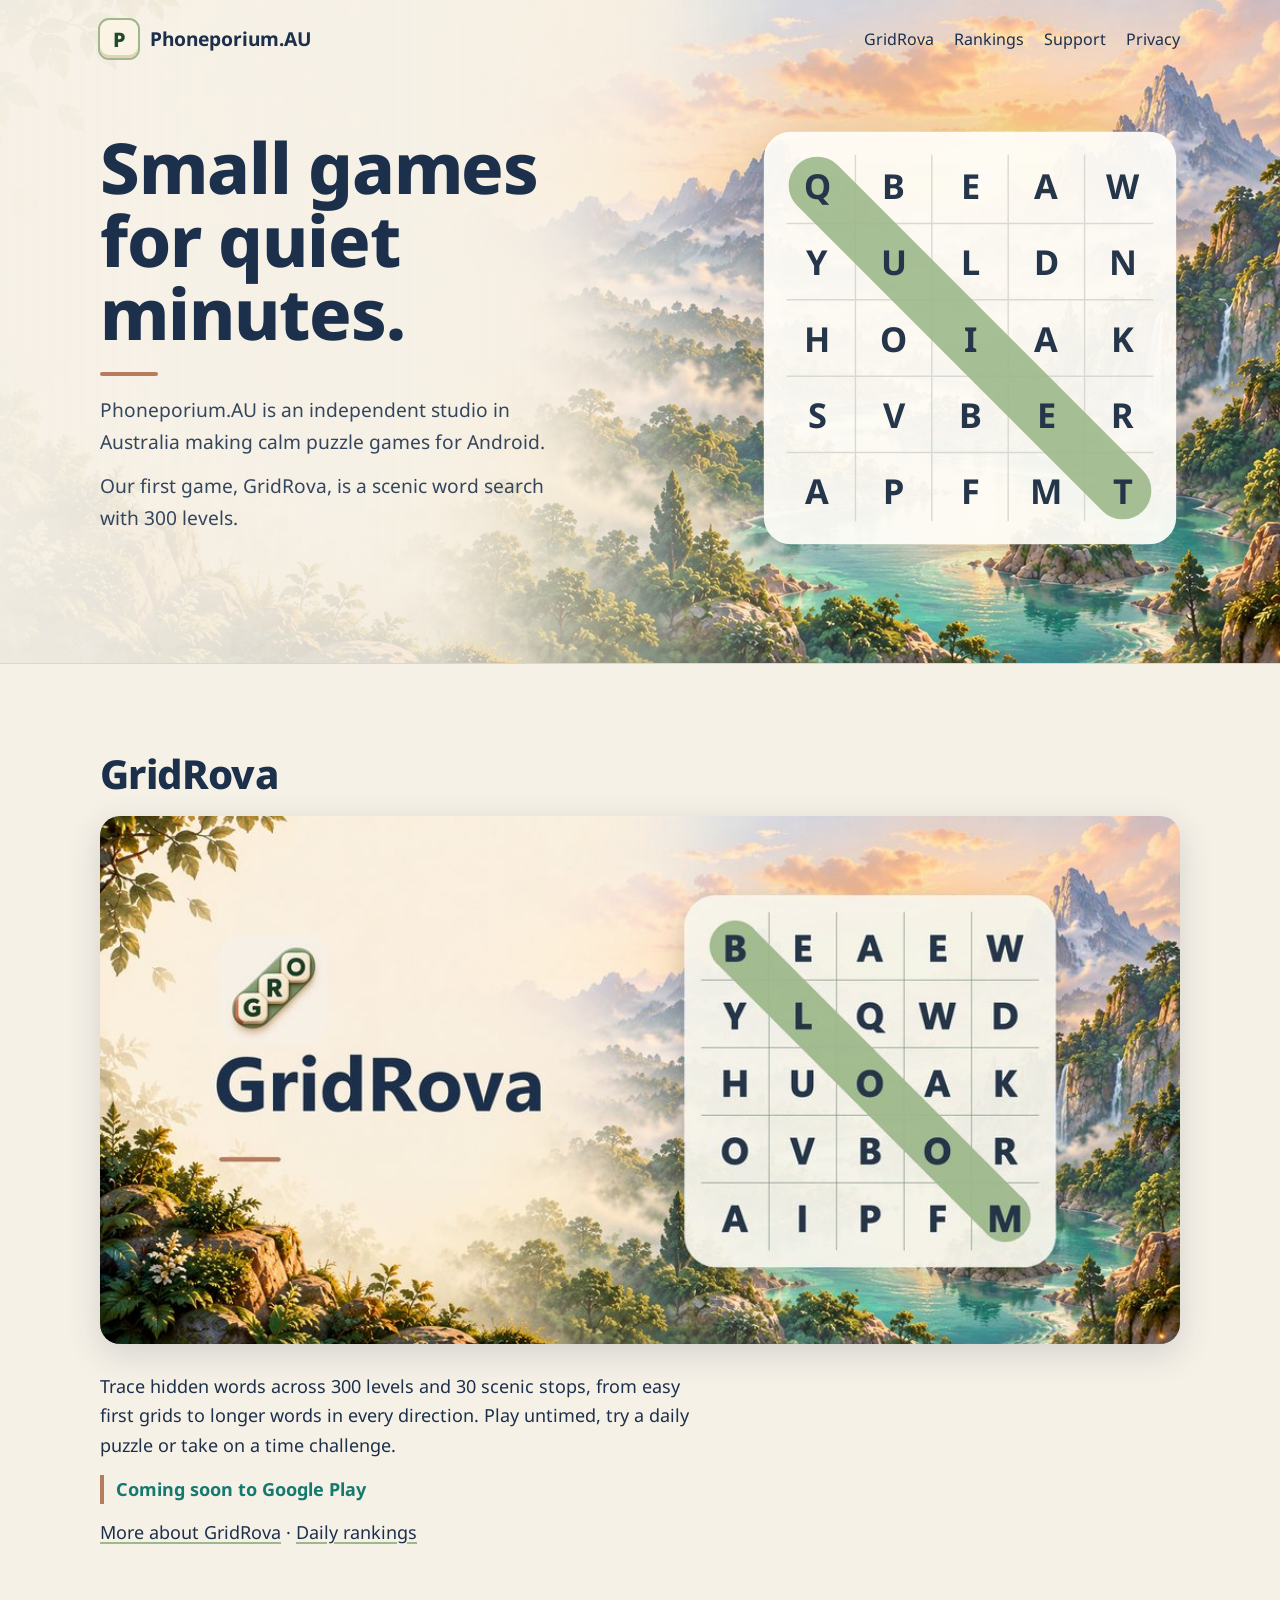
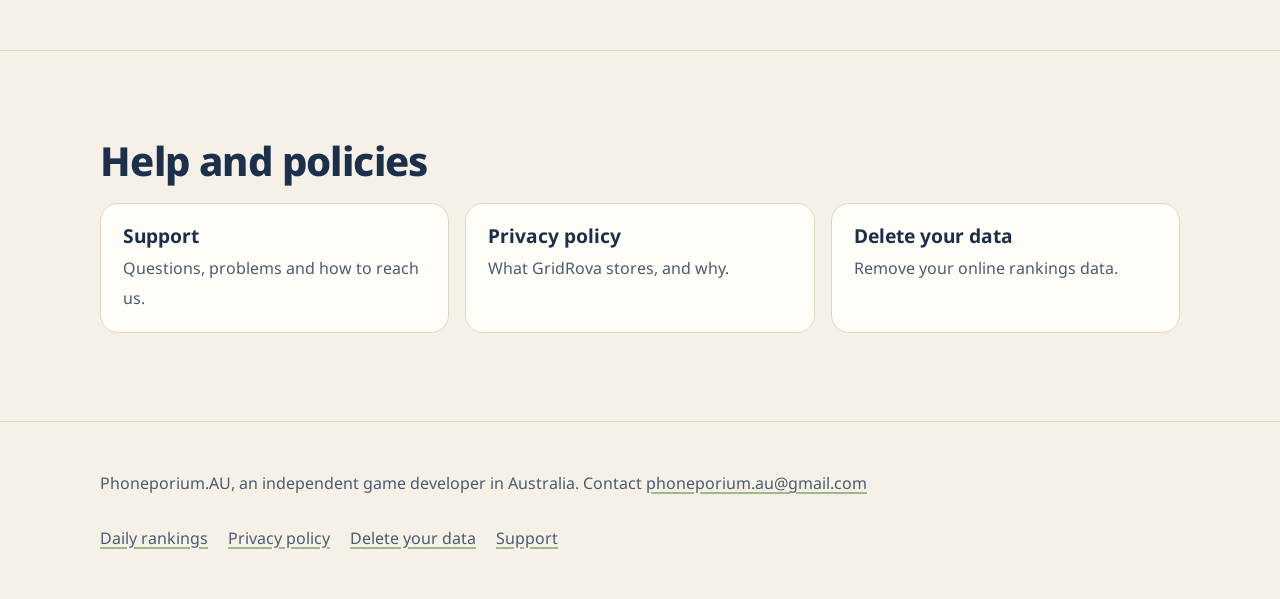
<file: index.html>
<!doctype html>
<html lang="en-AU">
<head>
<meta name="google-adsense-account" content="ca-pub-7885178985513319">
<meta charset="utf-8">
<meta name="viewport" content="width=device-width, initial-scale=1">
<title>Phoneporium.AU</title>
<meta name="description" content="Phoneporium.AU makes calm mobile word games in Australia. Home of GridRova.">
<link rel="icon" type="image/png" href="assets/favicon-64.png">
<link rel="preconnect" href="https://fonts.googleapis.com"><link rel="preconnect" href="https://fonts.gstatic.com" crossorigin><link href="https://fonts.googleapis.com/css2?family=Noto+Sans:wght@400;700;800&display=swap" rel="stylesheet">
<link rel="stylesheet" href="assets/site.css?v=4">
</head>
<body class="home">
<header class="site-head"><div class="wrap">
  <a class="brand" href="./"><span class="brand-mark" aria-hidden="true">P</span>Phoneporium.AU</a>
  <nav class="site-nav" aria-label="Main">
    <a href="gridrova/">GridRova</a>
    <a href="gridrova-leaderboard/">Rankings</a>
    <a href="gridrova/support/">Support</a>
    <a href="gridrova/privacy/">Privacy</a>
  </nav>
</div></header>
<main>

<section class="hero scenic"><div class="wrap">
  <div class="hero-copy">
    <h1>Small games for quiet minutes.</h1>
    <p>Phoneporium.AU is an independent studio in Australia making calm puzzle games for Android.</p>
    <p>Our first game, GridRova, is a scenic word search with 300 levels.</p>
  </div>
  <svg class="board" viewBox="0 0 440 440" role="img" aria-label="A word-search board with the word QUIET traced diagonally"><rect x="4" y="4" width="432" height="432" rx="28" class="b-face"/><line x1="100" y1="28" x2="100" y2="412" class="b-rule"/><line x1="28" y1="100" x2="412" y2="100" class="b-rule"/><line x1="180" y1="28" x2="180" y2="412" class="b-rule"/><line x1="28" y1="180" x2="412" y2="180" class="b-rule"/><line x1="260" y1="28" x2="260" y2="412" class="b-rule"/><line x1="28" y1="260" x2="412" y2="260" class="b-rule"/><line x1="340" y1="28" x2="340" y2="412" class="b-rule"/><line x1="28" y1="340" x2="412" y2="340" class="b-rule"/><line x1="60.0" y1="60.0" x2="380.0" y2="380.0" class="b-trace" pathLength="1"/><text x="60.0" y="60.0" class="b-letter">Q</text><text x="140.0" y="60.0" class="b-letter">B</text><text x="220.0" y="60.0" class="b-letter">E</text><text x="300.0" y="60.0" class="b-letter">A</text><text x="380.0" y="60.0" class="b-letter">W</text><text x="60.0" y="140.0" class="b-letter">Y</text><text x="140.0" y="140.0" class="b-letter">U</text><text x="220.0" y="140.0" class="b-letter">L</text><text x="300.0" y="140.0" class="b-letter">D</text><text x="380.0" y="140.0" class="b-letter">N</text><text x="60.0" y="220.0" class="b-letter">H</text><text x="140.0" y="220.0" class="b-letter">O</text><text x="220.0" y="220.0" class="b-letter">I</text><text x="300.0" y="220.0" class="b-letter">A</text><text x="380.0" y="220.0" class="b-letter">K</text><text x="60.0" y="300.0" class="b-letter">S</text><text x="140.0" y="300.0" class="b-letter">V</text><text x="220.0" y="300.0" class="b-letter">B</text><text x="300.0" y="300.0" class="b-letter">E</text><text x="380.0" y="300.0" class="b-letter">R</text><text x="60.0" y="380.0" class="b-letter">A</text><text x="140.0" y="380.0" class="b-letter">P</text><text x="220.0" y="380.0" class="b-letter">F</text><text x="300.0" y="380.0" class="b-letter">M</text><text x="380.0" y="380.0" class="b-letter">T</text></svg>
</div></section>
<section class="section"><div class="wrap">
  <h2>GridRova</h2>
  <a class="feature-link" href="gridrova/"><img class="feature-art" src="assets/gridrova-feature.jpg" alt="GridRova beside a sage-highlighted BLOOM word grid, with a sunlit mountain valley and river behind it." width="1024" height="500"></a>
  <div class="game solo">
    <div>
      <p>Trace hidden words across 300 levels and 30 scenic stops, from easy first grids to longer words in every direction. Play untimed, try a daily puzzle or take on a time challenge.</p>
      <p class="status">Coming soon to Google Play</p>
      <p><a href="gridrova/">More about GridRova</a> · <a href="gridrova-leaderboard/">Daily rankings</a></p>
    </div>
  </div>
</div></section>
<section class="section"><div class="wrap">
  <h2>Help and policies</h2>
  <div class="links">
    <a href="gridrova/support/"><strong>Support</strong><span>Questions, problems and how to reach us.</span></a>
    <a href="gridrova/privacy/"><strong>Privacy policy</strong><span>What GridRova stores, and why.</span></a>
    <a href="gridrova/delete-data/"><strong>Delete your data</strong><span>Remove your online rankings data.</span></a>
  </div>
</div></section>

</main>
<footer class="site-foot"><div class="wrap">
  <p>Phoneporium.AU, an independent game developer in Australia. Contact <a href="mailto:phoneporium.au@gmail.com">phoneporium.au@gmail.com</a></p>
  <nav aria-label="Footer">
    <a href="gridrova-leaderboard/">Daily rankings</a>
    <a href="gridrova/privacy/">Privacy policy</a>
    <a href="gridrova/delete-data/">Delete your data</a>
    <a href="gridrova/support/">Support</a>
  </nav>
</div></footer>
</body>
</html>
</file>
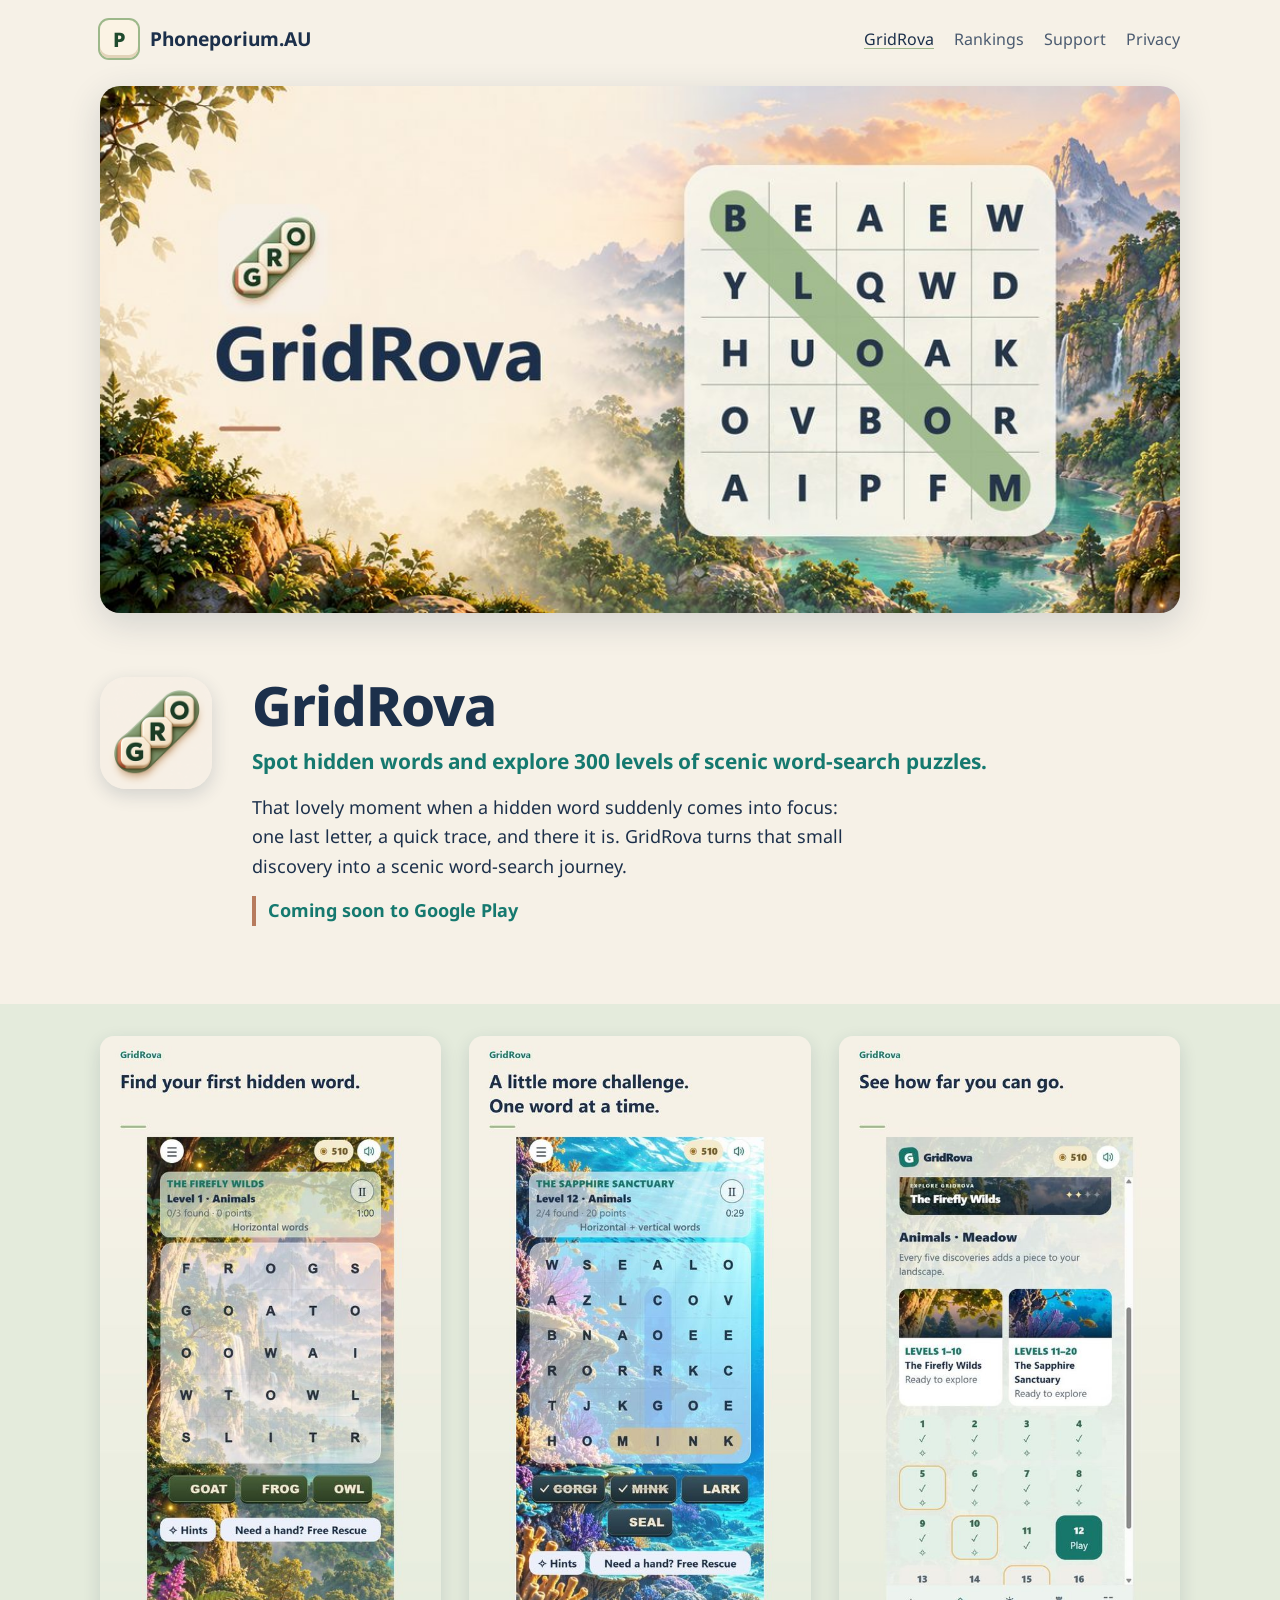
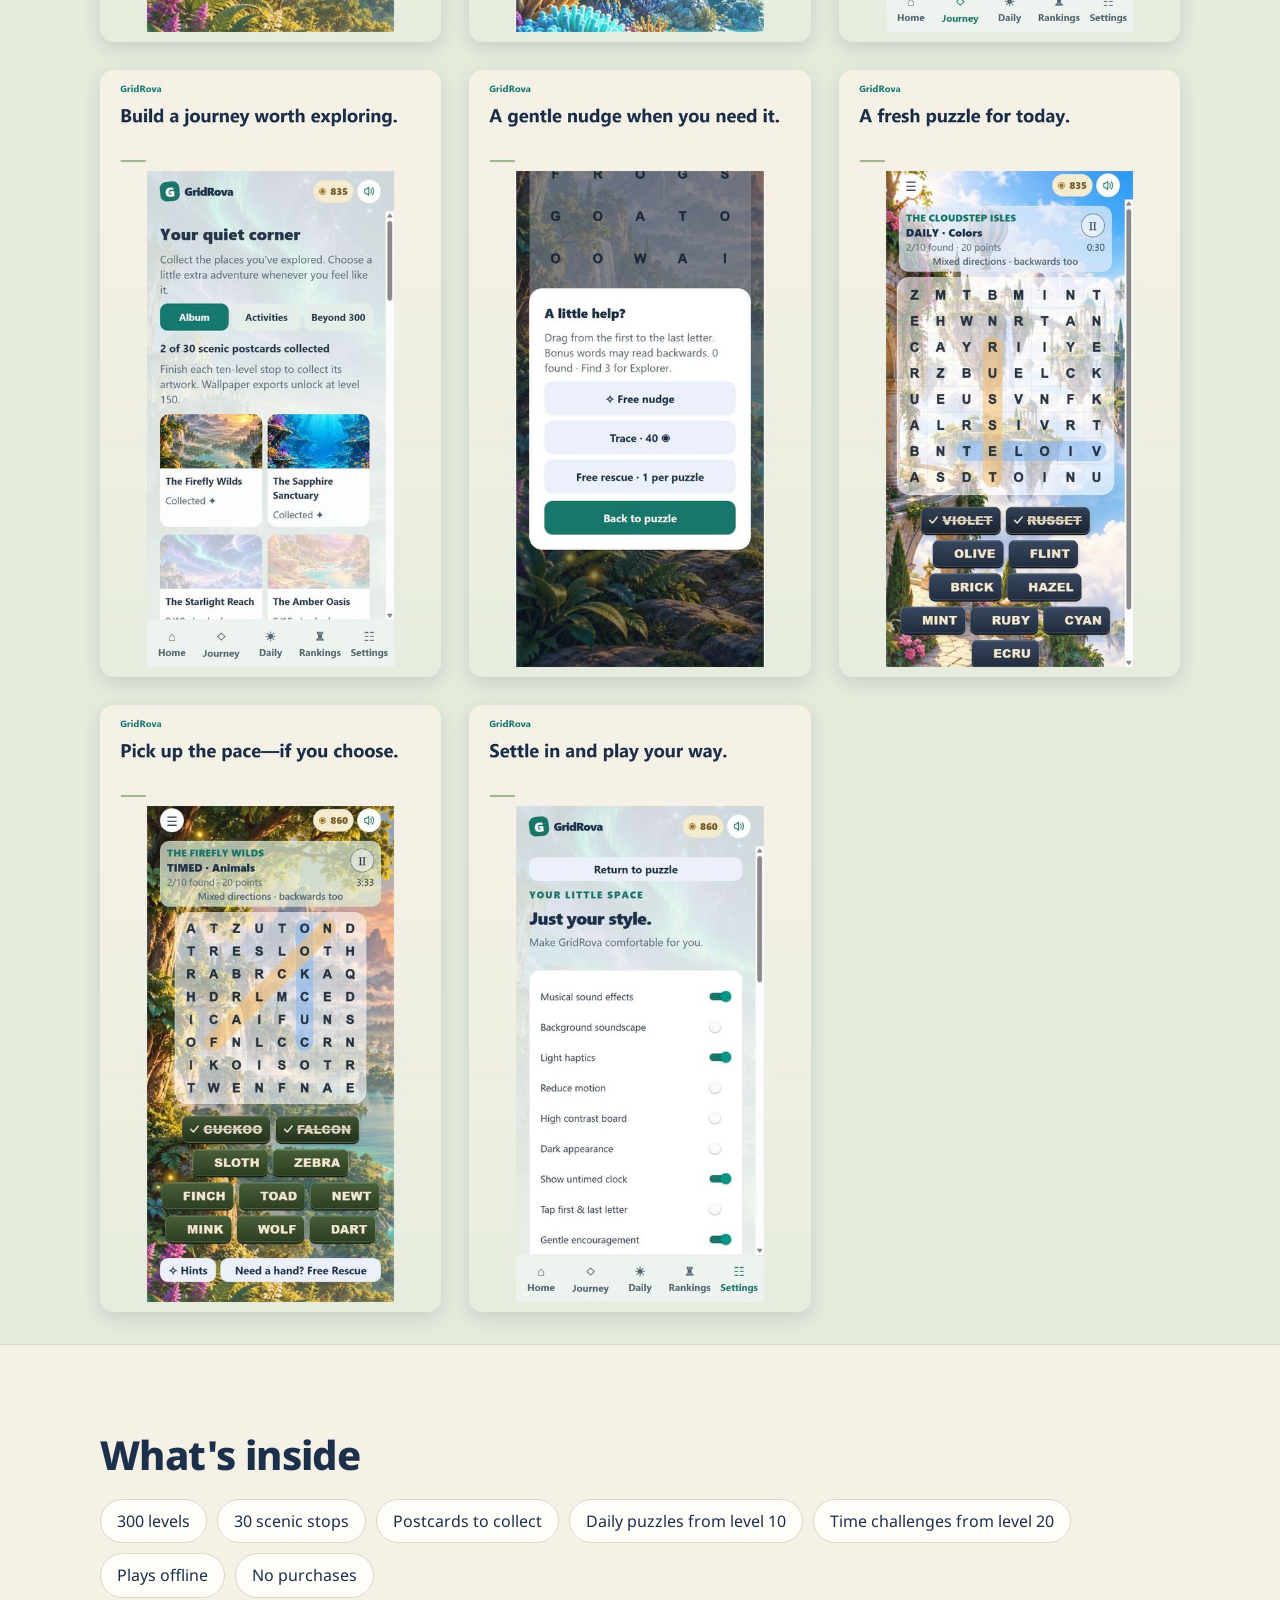
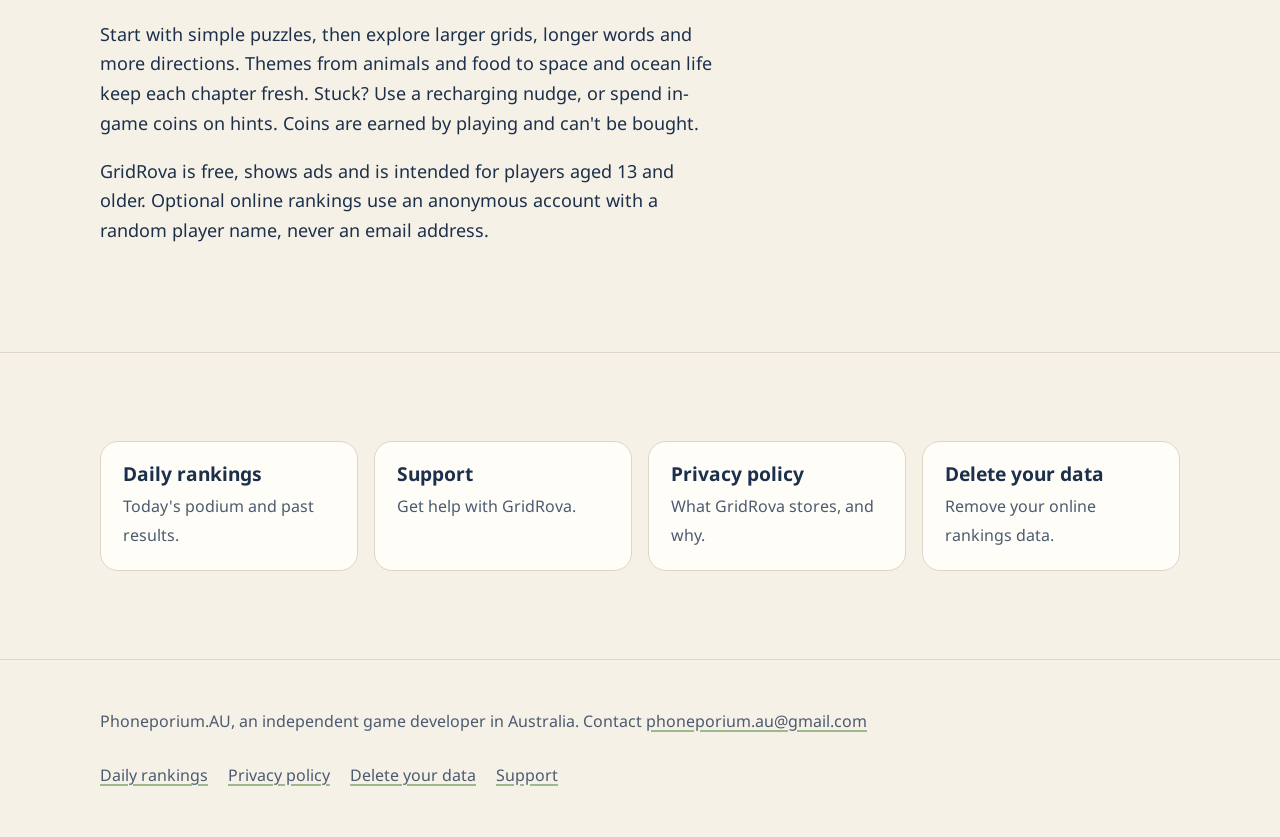
<file: gridrova/index.html>
<!doctype html>
<html lang="en-AU">
<head>
<meta charset="utf-8">
<meta name="viewport" content="width=device-width, initial-scale=1">
<title>GridRova by Phoneporium.AU</title>
<meta name="description" content="GridRova is a scenic word-search game with 300 levels, daily puzzles and optional time challenges.">
<link rel="icon" type="image/png" href="../assets/favicon-64.png">
<link rel="preconnect" href="https://fonts.googleapis.com"><link rel="preconnect" href="https://fonts.gstatic.com" crossorigin><link href="https://fonts.googleapis.com/css2?family=Noto+Sans:wght@400;700;800&display=swap" rel="stylesheet">
<link rel="stylesheet" href="../assets/site.css?v=4">
</head>
<body class="">
<header class="site-head"><div class="wrap">
  <a class="brand" href="../"><span class="brand-mark" aria-hidden="true">P</span>Phoneporium.AU</a>
  <nav class="site-nav" aria-label="Main">
    <a href="../gridrova/" aria-current="page">GridRova</a>
    <a href="../gridrova-leaderboard/">Rankings</a>
    <a href="../gridrova/support/">Support</a>
    <a href="../gridrova/privacy/">Privacy</a>
  </nav>
</div></header>
<main>

<section class="feature"><div class="wrap">
  <img class="feature-art" src="../assets/gridrova-feature.jpg" alt="GridRova beside a sage-highlighted BLOOM word grid, with a sunlit mountain valley and river behind it." width="1024" height="500">
</div></section>
<section class="intro"><div class="wrap">
  <img class="intro-icon" src="../assets/gridrova-icon-256.png" alt="" width="112" height="112">
  <div>
    <h1>GridRova</h1>
    <p class="lede">Spot hidden words and explore 300 levels of scenic word-search puzzles.</p>
    <p>That lovely moment when a hidden word suddenly comes into focus: one last letter, a quick trace, and there it is. GridRova turns that small discovery into a scenic word-search journey.</p>
    <p class="status">Coming soon to Google Play</p>
  </div>
</div></section>
<section class="shots-band" aria-label="Screens from GridRova"><div class="wrap"><ul class="shots"><li><img src="../assets/shots/gridrova-01.jpg" alt="A welcoming five-by-five word-search board in The Firefly Wilds, with GOAT, FROG and OWL to find." width="540" height="960" loading="lazy"></li><li><img src="../assets/shots/gridrova-02.jpg" alt="An underwater word-search board with CORGI highlighted vertically and MINK horizontally; LARK and SEAL remain." width="540" height="960" loading="lazy"></li><li><img src="../assets/shots/gridrova-03.jpg" alt="The journey shows forest and underwater scenic stops, completed levels and the next available puzzle." width="540" height="960" loading="lazy"></li><li><img src="../assets/shots/gridrova-04.jpg" alt="The scenic album shows The Firefly Wilds and The Sapphire Sanctuary collected, with later postcards still locked." width="540" height="960" loading="lazy"></li><li><img src="../assets/shots/gridrova-05.jpg" alt="The help panel offers a free nudge, a coin-priced trace and one free rescue per puzzle." width="540" height="960" loading="lazy"></li><li><img src="../assets/shots/gridrova-06.jpg" alt="The daily Colors puzzle has VIOLET highlighted backwards across a row and RUSSET vertically in a scenic sky setting." width="540" height="960" loading="lazy"></li><li><img src="../assets/shots/gridrova-07.jpg" alt="An optional timed Animals puzzle shows a countdown and solved-word highlights for CUCKOO and FALCON." width="540" height="960" loading="lazy"></li><li><img src="../assets/shots/gridrova-08.jpg" alt="Settings offer separate sound options, reduced motion, high contrast and tap-first-and-last-letter selection." width="540" height="960" loading="lazy"></li></ul></div></section>
<section class="section"><div class="wrap">
  <h2>What's inside</h2>
  <ul class="facts">
    <li>300 levels</li><li>30 scenic stops</li><li>Postcards to collect</li><li>Daily puzzles from level 10</li>
    <li>Time challenges from level 20</li><li>Plays offline</li><li>No purchases</li>
  </ul>
  <p style="max-width:62ch">Start with simple puzzles, then explore larger grids, longer words and more directions. Themes from animals and food to space and ocean life keep each chapter fresh. Stuck? Use a recharging nudge, or spend in-game coins on hints. Coins are earned by playing and can't be bought.</p>
  <p style="max-width:62ch">GridRova is free, shows ads and is intended for players aged 13 and older. Optional online rankings use an anonymous account with a random player name, never an email address.</p>
</div></section>
<section class="section"><div class="wrap">
  <div class="links">
    <a href="../gridrova-leaderboard/"><strong>Daily rankings</strong><span>Today's podium and past results.</span></a>
    <a href="support/"><strong>Support</strong><span>Get help with GridRova.</span></a>
    <a href="privacy/"><strong>Privacy policy</strong><span>What GridRova stores, and why.</span></a>
    <a href="delete-data/"><strong>Delete your data</strong><span>Remove your online rankings data.</span></a>
  </div>
</div></section>

</main>
<footer class="site-foot"><div class="wrap">
  <p>Phoneporium.AU, an independent game developer in Australia. Contact <a href="mailto:phoneporium.au@gmail.com">phoneporium.au@gmail.com</a></p>
  <nav aria-label="Footer">
    <a href="../gridrova-leaderboard/">Daily rankings</a>
    <a href="../gridrova/privacy/">Privacy policy</a>
    <a href="../gridrova/delete-data/">Delete your data</a>
    <a href="../gridrova/support/">Support</a>
  </nav>
</div></footer>
</body>
</html>
</file>
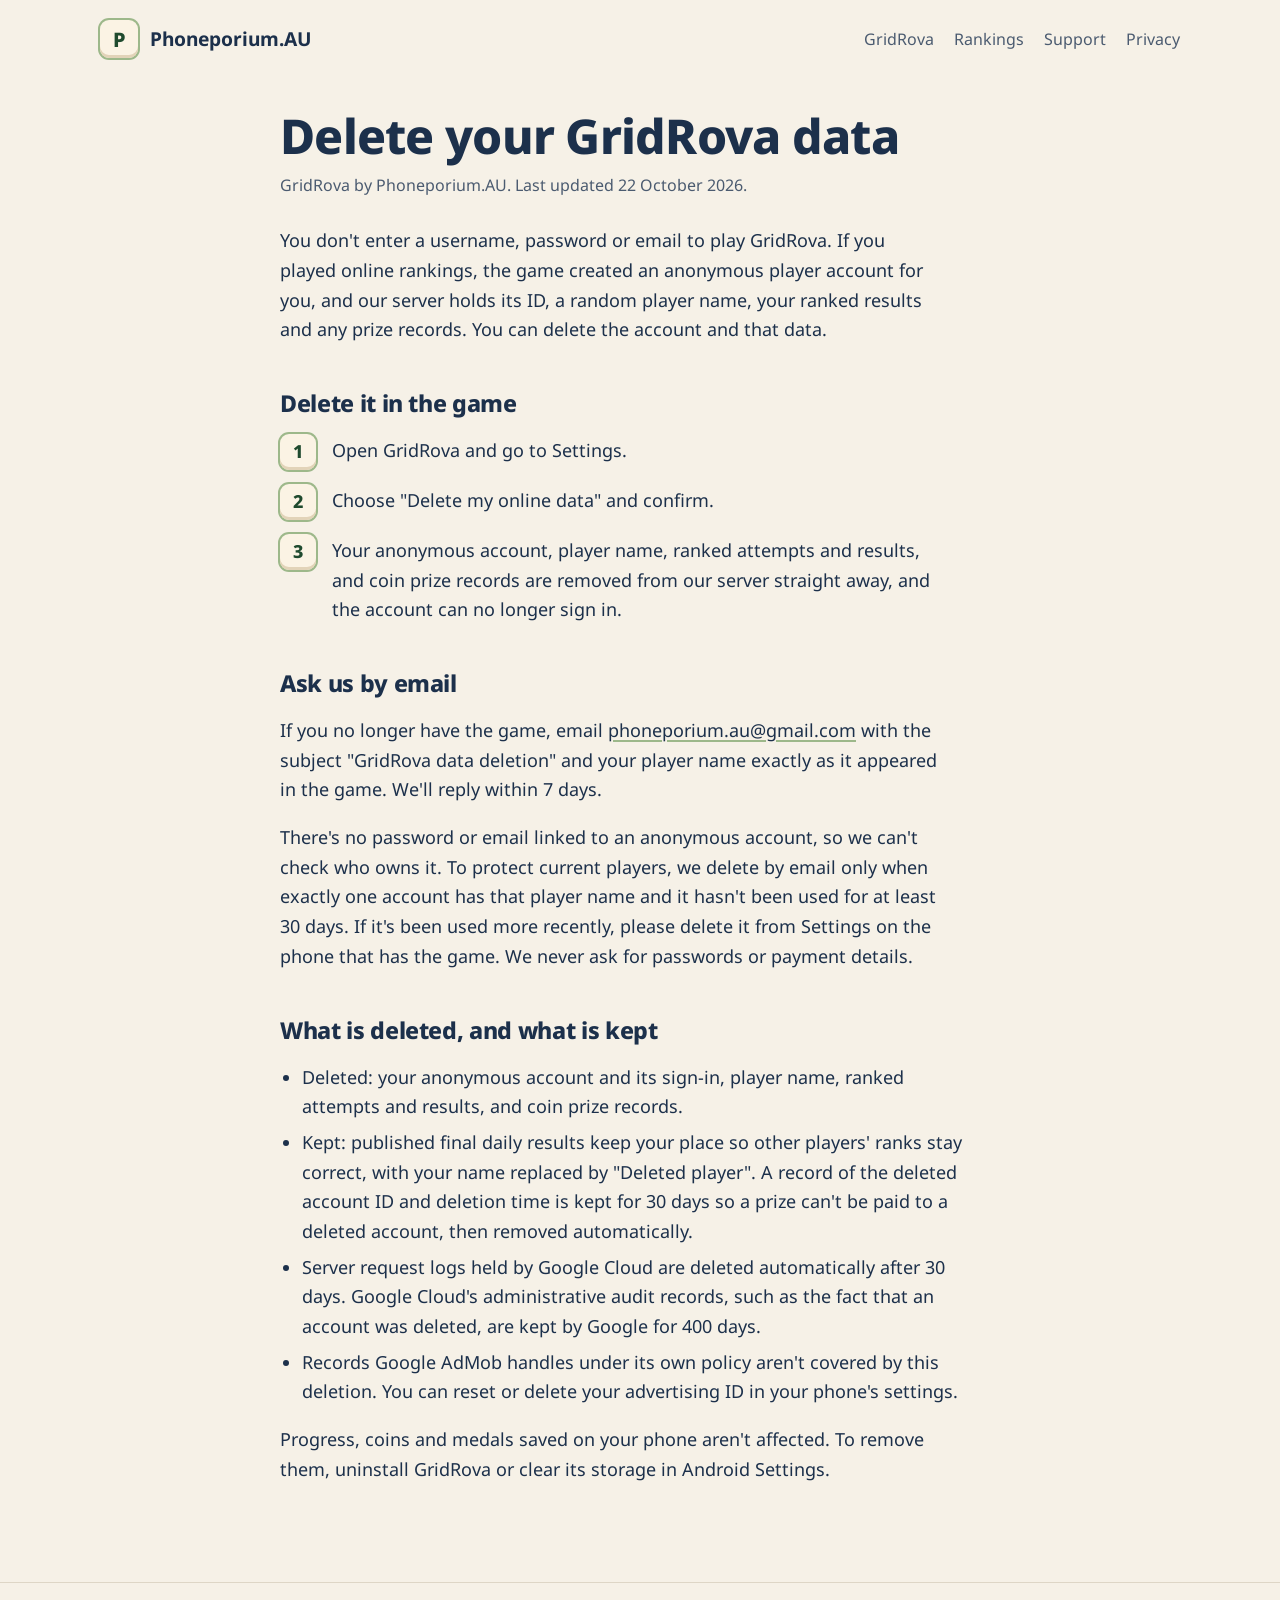
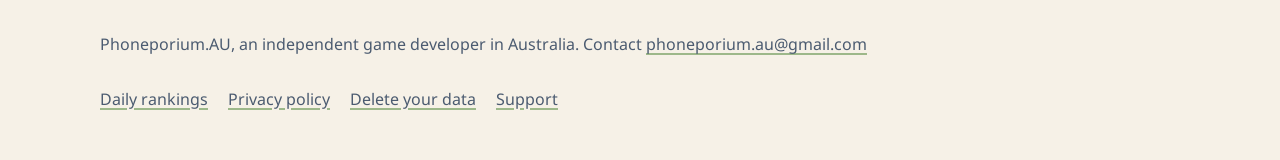
<file: gridrova/delete-data/index.html>
<!doctype html>
<html lang="en-AU">
<head>
<meta charset="utf-8">
<meta name="viewport" content="width=device-width, initial-scale=1">
<title>Delete your GridRova data</title>
<meta name="description" content="How to delete the online data GridRova by Phoneporium.AU holds about you.">
<link rel="icon" type="image/png" href="../../assets/favicon-64.png">
<link rel="preconnect" href="https://fonts.googleapis.com"><link rel="preconnect" href="https://fonts.gstatic.com" crossorigin><link href="https://fonts.googleapis.com/css2?family=Noto+Sans:wght@400;700;800&display=swap" rel="stylesheet">
<link rel="stylesheet" href="../../assets/site.css?v=4">
</head>
<body class="">
<header class="site-head"><div class="wrap">
  <a class="brand" href="../../"><span class="brand-mark" aria-hidden="true">P</span>Phoneporium.AU</a>
  <nav class="site-nav" aria-label="Main">
    <a href="../../gridrova/">GridRova</a>
    <a href="../../gridrova-leaderboard/">Rankings</a>
    <a href="../../gridrova/support/">Support</a>
    <a href="../../gridrova/privacy/">Privacy</a>
  </nav>
</div></header>
<main>

<article class="doc"><div class="wrap">
<h1>Delete your GridRova data</h1>
<p class="meta">GridRova by Phoneporium.AU. Last updated 22 October 2026.</p>
<p>You don't enter a username, password or email to play GridRova. If you played online rankings, the game created an anonymous player account for you, and our server holds its ID, a random player name, your ranked results and any prize records. You can delete the account and that data.</p>

<h2>Delete it in the game</h2>
<ol class="steps">
<li>Open GridRova and go to Settings.</li>
<li>Choose "Delete my online data" and confirm.</li>
<li>Your anonymous account, player name, ranked attempts and results, and coin prize records are removed from our server straight away, and the account can no longer sign in.</li>
</ol>

<h2>Ask us by email</h2>
<p>If you no longer have the game, email <a href="mailto:phoneporium.au@gmail.com?subject=GridRova%20data%20deletion">phoneporium.au@gmail.com</a> with the subject "GridRova data deletion" and your player name exactly as it appeared in the game. We'll reply within 7 days.</p>
<p>There's no password or email linked to an anonymous account, so we can't check who owns it. To protect current players, we delete by email only when exactly one account has that player name and it hasn't been used for at least 30 days. If it's been used more recently, please delete it from Settings on the phone that has the game. We never ask for passwords or payment details.</p>

<h2>What is deleted, and what is kept</h2>
<ul>
<li>Deleted: your anonymous account and its sign-in, player name, ranked attempts and results, and coin prize records.</li>
<li>Kept: published final daily results keep your place so other players' ranks stay correct, with your name replaced by "Deleted player". A record of the deleted account ID and deletion time is kept for 30 days so a prize can't be paid to a deleted account, then removed automatically.</li>
<li>Server request logs held by Google Cloud are deleted automatically after 30 days. Google Cloud's administrative audit records, such as the fact that an account was deleted, are kept by Google for 400 days.</li>
<li>Records Google AdMob handles under its own policy aren't covered by this deletion. You can reset or delete your advertising ID in your phone's settings.</li>
</ul>
<p>Progress, coins and medals saved on your phone aren't affected. To remove them, uninstall GridRova or clear its storage in Android Settings.</p>
</div></article>

</main>
<footer class="site-foot"><div class="wrap">
  <p>Phoneporium.AU, an independent game developer in Australia. Contact <a href="mailto:phoneporium.au@gmail.com">phoneporium.au@gmail.com</a></p>
  <nav aria-label="Footer">
    <a href="../../gridrova-leaderboard/">Daily rankings</a>
    <a href="../../gridrova/privacy/">Privacy policy</a>
    <a href="../../gridrova/delete-data/">Delete your data</a>
    <a href="../../gridrova/support/">Support</a>
  </nav>
</div></footer>
</body>
</html>
</file>
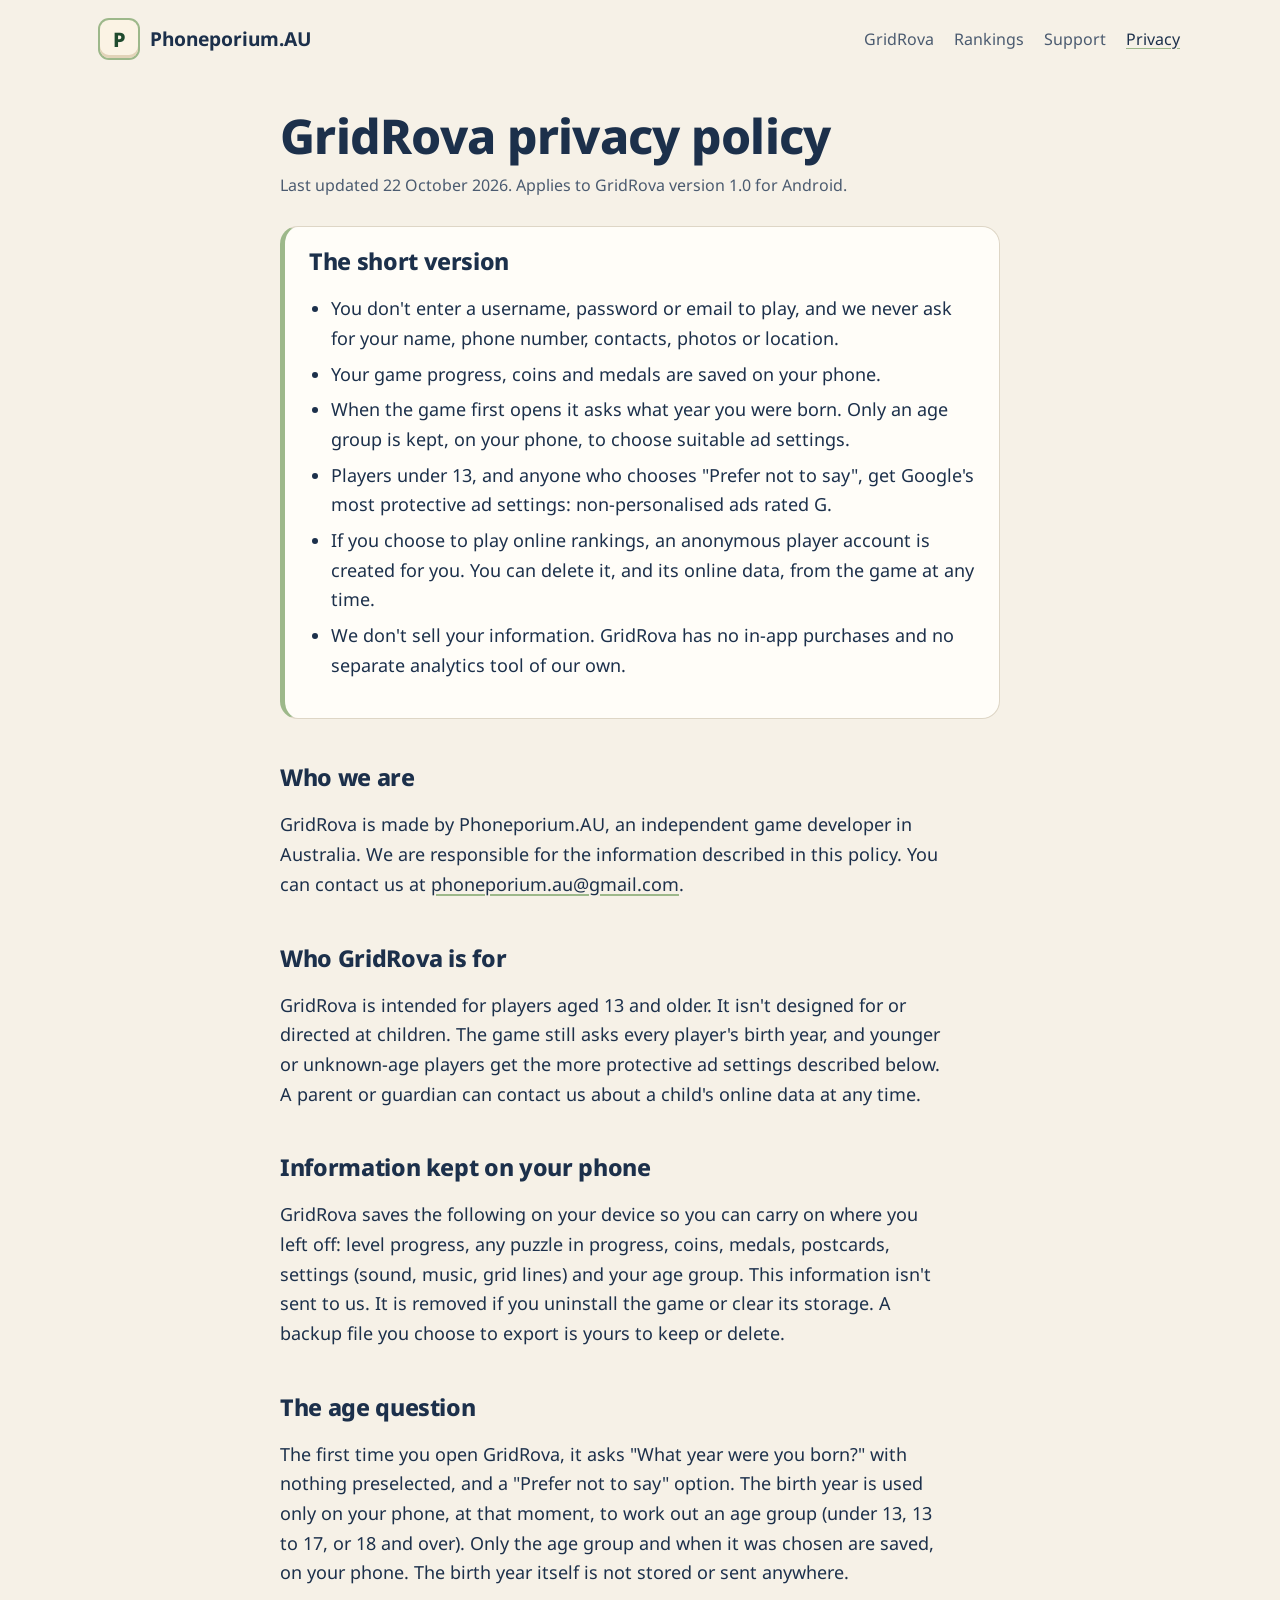
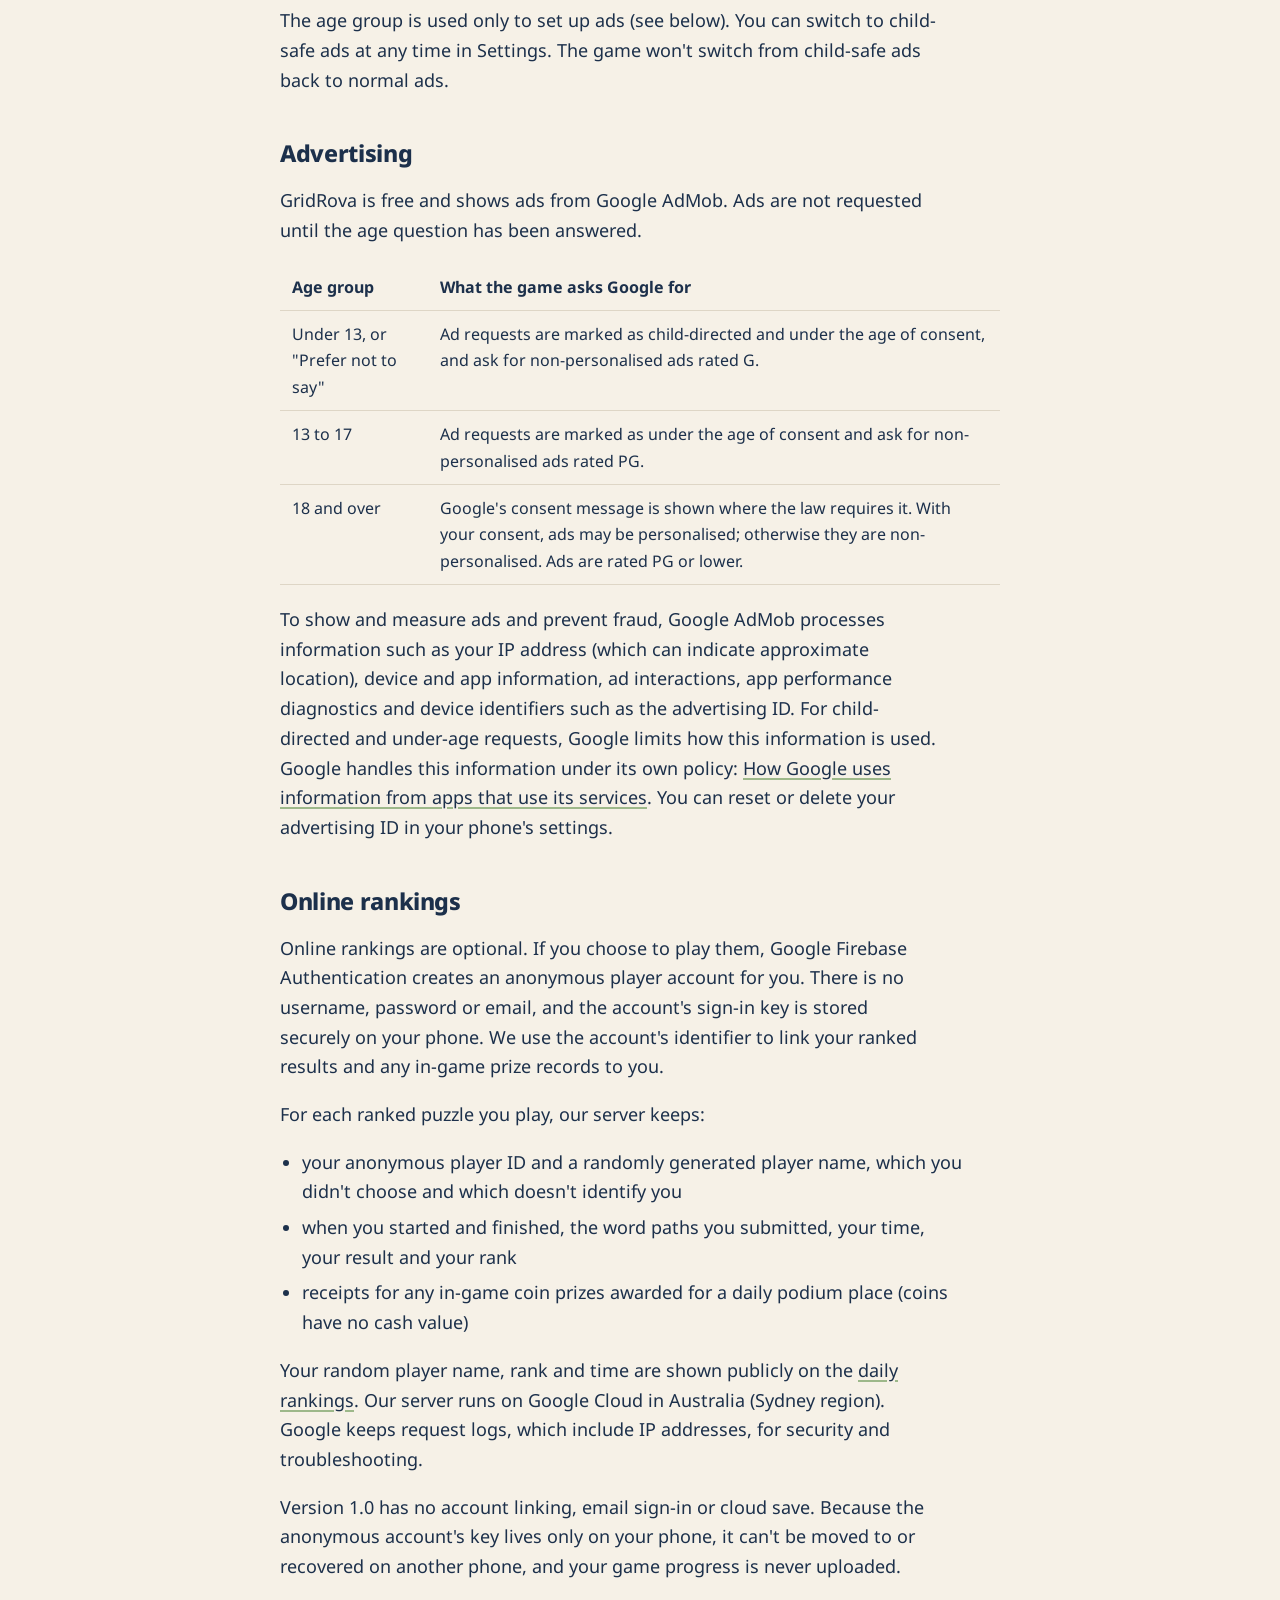
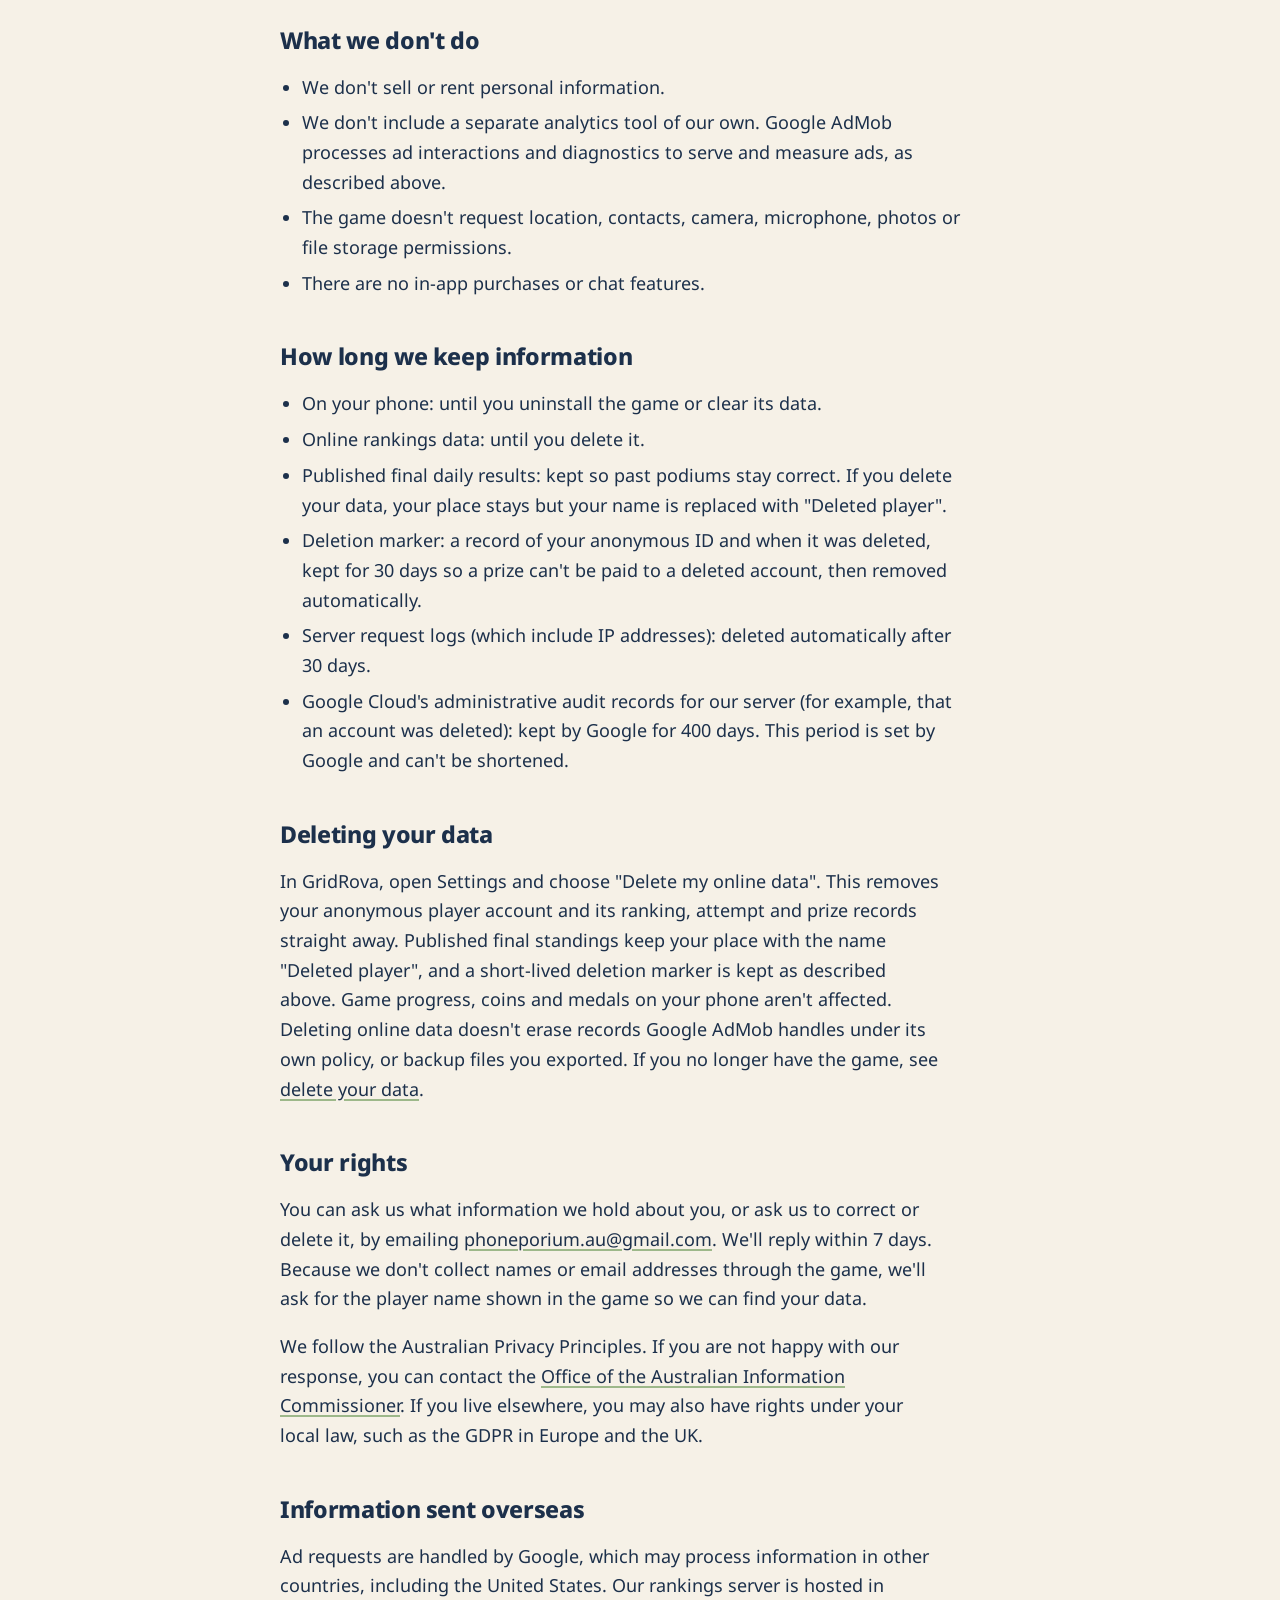
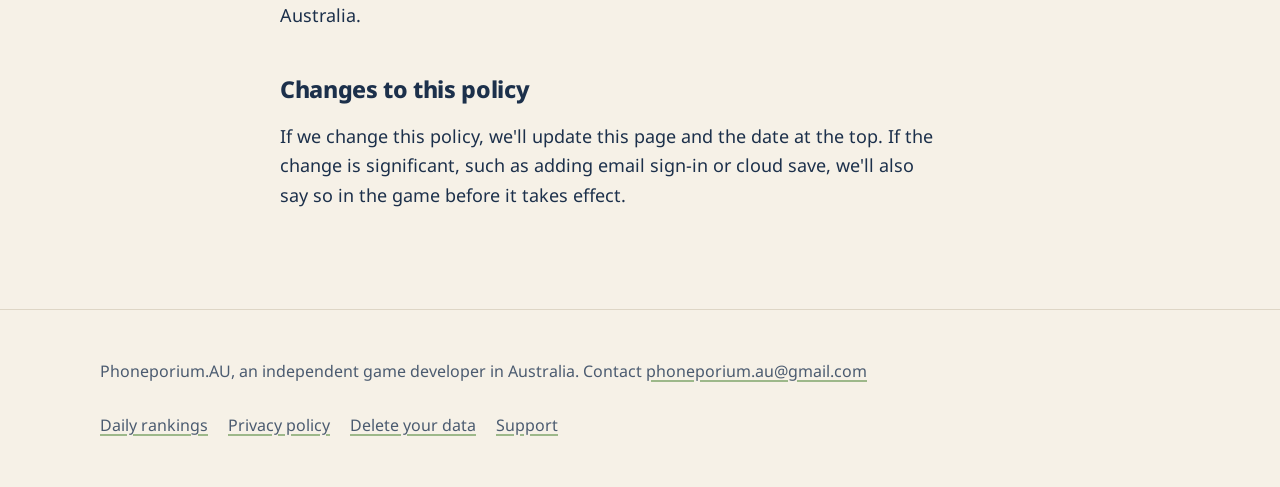
<file: gridrova/privacy/index.html>
<!doctype html>
<html lang="en-AU">
<head>
<meta charset="utf-8">
<meta name="viewport" content="width=device-width, initial-scale=1">
<title>GridRova privacy policy</title>
<meta name="description" content="How GridRova by Phoneporium.AU handles information, including ads, the age question and online rankings.">
<link rel="icon" type="image/png" href="../../assets/favicon-64.png">
<link rel="preconnect" href="https://fonts.googleapis.com"><link rel="preconnect" href="https://fonts.gstatic.com" crossorigin><link href="https://fonts.googleapis.com/css2?family=Noto+Sans:wght@400;700;800&display=swap" rel="stylesheet">
<link rel="stylesheet" href="../../assets/site.css?v=4">
</head>
<body class="">
<header class="site-head"><div class="wrap">
  <a class="brand" href="../../"><span class="brand-mark" aria-hidden="true">P</span>Phoneporium.AU</a>
  <nav class="site-nav" aria-label="Main">
    <a href="../../gridrova/">GridRova</a>
    <a href="../../gridrova-leaderboard/">Rankings</a>
    <a href="../../gridrova/support/">Support</a>
    <a href="../../gridrova/privacy/" aria-current="page">Privacy</a>
  </nav>
</div></header>
<main>

<article class="doc"><div class="wrap">
<h1>GridRova privacy policy</h1>
<p class="meta">Last updated 22 October 2026. Applies to GridRova version 1.0 for Android.</p>

<div class="summary">
<h2>The short version</h2>
<ul>
<li>You don't enter a username, password or email to play, and we never ask for your name, phone number, contacts, photos or location.</li>
<li>Your game progress, coins and medals are saved on your phone.</li>
<li>When the game first opens it asks what year you were born. Only an age group is kept, on your phone, to choose suitable ad settings.</li>
<li>Players under 13, and anyone who chooses "Prefer not to say", get Google's most protective ad settings: non-personalised ads rated G.</li>
<li>If you choose to play online rankings, an anonymous player account is created for you. You can delete it, and its online data, from the game at any time.</li>
<li>We don't sell your information. GridRova has no in-app purchases and no separate analytics tool of our own.</li>
</ul>
</div>

<h2>Who we are</h2>
<p>GridRova is made by Phoneporium.AU, an independent game developer in Australia. We are responsible for the information described in this policy. You can contact us at <a href="mailto:phoneporium.au@gmail.com">phoneporium.au@gmail.com</a>.</p>

<h2>Who GridRova is for</h2>
<p>GridRova is intended for players aged 13 and older. It isn't designed for or directed at children. The game still asks every player's birth year, and younger or unknown-age players get the more protective ad settings described below. A parent or guardian can contact us about a child's online data at any time.</p>

<h2>Information kept on your phone</h2>
<p>GridRova saves the following on your device so you can carry on where you left off: level progress, any puzzle in progress, coins, medals, postcards, settings (sound, music, grid lines) and your age group. This information isn't sent to us. It is removed if you uninstall the game or clear its storage. A backup file you choose to export is yours to keep or delete.</p>

<h2>The age question</h2>
<p>The first time you open GridRova, it asks "What year were you born?" with nothing preselected, and a "Prefer not to say" option. The birth year is used only on your phone, at that moment, to work out an age group (under 13, 13 to 17, or 18 and over). Only the age group and when it was chosen are saved, on your phone. The birth year itself is not stored or sent anywhere.</p>
<p>The age group is used only to set up ads (see below). You can switch to child-safe ads at any time in Settings. The game won't switch from child-safe ads back to normal ads.</p>

<h2>Advertising</h2>
<p>GridRova is free and shows ads from Google AdMob. Ads are not requested until the age question has been answered.</p>
<table>
<thead><tr><th scope="col">Age group</th><th scope="col">What the game asks Google for</th></tr></thead>
<tbody>
<tr><td>Under 13, or "Prefer not to say"</td><td>Ad requests are marked as child-directed and under the age of consent, and ask for non-personalised ads rated G.</td></tr>
<tr><td>13 to 17</td><td>Ad requests are marked as under the age of consent and ask for non-personalised ads rated PG.</td></tr>
<tr><td>18 and over</td><td>Google's consent message is shown where the law requires it. With your consent, ads may be personalised; otherwise they are non-personalised. Ads are rated PG or lower.</td></tr>
</tbody>
</table>
<p>To show and measure ads and prevent fraud, Google AdMob processes information such as your IP address (which can indicate approximate location), device and app information, ad interactions, app performance diagnostics and device identifiers such as the advertising ID. For child-directed and under-age requests, Google limits how this information is used. Google handles this information under its own policy: <a href="https://policies.google.com/technologies/partner-sites">How Google uses information from apps that use its services</a>. You can reset or delete your advertising ID in your phone's settings.</p>

<h2>Online rankings</h2>
<p>Online rankings are optional. If you choose to play them, Google Firebase Authentication creates an anonymous player account for you. There is no username, password or email, and the account's sign-in key is stored securely on your phone. We use the account's identifier to link your ranked results and any in-game prize records to you.</p>
<p>For each ranked puzzle you play, our server keeps:</p>
<ul>
<li>your anonymous player ID and a randomly generated player name, which you didn't choose and which doesn't identify you</li>
<li>when you started and finished, the word paths you submitted, your time, your result and your rank</li>
<li>receipts for any in-game coin prizes awarded for a daily podium place (coins have no cash value)</li>
</ul>
<p>Your random player name, rank and time are shown publicly on the <a href="../../gridrova-leaderboard/">daily rankings</a>. Our server runs on Google Cloud in Australia (Sydney region). Google keeps request logs, which include IP addresses, for security and troubleshooting.</p>
<p>Version 1.0 has no account linking, email sign-in or cloud save. Because the anonymous account's key lives only on your phone, it can't be moved to or recovered on another phone, and your game progress is never uploaded.</p>

<h2>What we don't do</h2>
<ul>
<li>We don't sell or rent personal information.</li>
<li>We don't include a separate analytics tool of our own. Google AdMob processes ad interactions and diagnostics to serve and measure ads, as described above.</li>
<li>The game doesn't request location, contacts, camera, microphone, photos or file storage permissions.</li>
<li>There are no in-app purchases or chat features.</li>
</ul>

<h2>How long we keep information</h2>
<ul>
<li>On your phone: until you uninstall the game or clear its data.</li>
<li>Online rankings data: until you delete it.</li>
<li>Published final daily results: kept so past podiums stay correct. If you delete your data, your place stays but your name is replaced with "Deleted player".</li>
<li>Deletion marker: a record of your anonymous ID and when it was deleted, kept for 30 days so a prize can't be paid to a deleted account, then removed automatically.</li>
<li>Server request logs (which include IP addresses): deleted automatically after 30 days.</li>
<li>Google Cloud's administrative audit records for our server (for example, that an account was deleted): kept by Google for 400 days. This period is set by Google and can't be shortened.</li>
</ul>

<h2>Deleting your data</h2>
<p>In GridRova, open Settings and choose "Delete my online data". This removes your anonymous player account and its ranking, attempt and prize records straight away. Published final standings keep your place with the name "Deleted player", and a short-lived deletion marker is kept as described above. Game progress, coins and medals on your phone aren't affected. Deleting online data doesn't erase records Google AdMob handles under its own policy, or backup files you exported. If you no longer have the game, see <a href="../delete-data/">delete your data</a>.</p>

<h2>Your rights</h2>
<p>You can ask us what information we hold about you, or ask us to correct or delete it, by emailing <a href="mailto:phoneporium.au@gmail.com">phoneporium.au@gmail.com</a>. We'll reply within 7 days. Because we don't collect names or email addresses through the game, we'll ask for the player name shown in the game so we can find your data.</p>
<p>We follow the Australian Privacy Principles. If you are not happy with our response, you can contact the <a href="https://www.oaic.gov.au/privacy/privacy-complaints">Office of the Australian Information Commissioner</a>. If you live elsewhere, you may also have rights under your local law, such as the GDPR in Europe and the UK.</p>

<h2>Information sent overseas</h2>
<p>Ad requests are handled by Google, which may process information in other countries, including the United States. Our rankings server is hosted in Australia.</p>

<h2>Changes to this policy</h2>
<p>If we change this policy, we'll update this page and the date at the top. If the change is significant, such as adding email sign-in or cloud save, we'll also say so in the game before it takes effect.</p>
</div></article>

</main>
<footer class="site-foot"><div class="wrap">
  <p>Phoneporium.AU, an independent game developer in Australia. Contact <a href="mailto:phoneporium.au@gmail.com">phoneporium.au@gmail.com</a></p>
  <nav aria-label="Footer">
    <a href="../../gridrova-leaderboard/">Daily rankings</a>
    <a href="../../gridrova/privacy/">Privacy policy</a>
    <a href="../../gridrova/delete-data/">Delete your data</a>
    <a href="../../gridrova/support/">Support</a>
  </nav>
</div></footer>
</body>
</html>
</file>
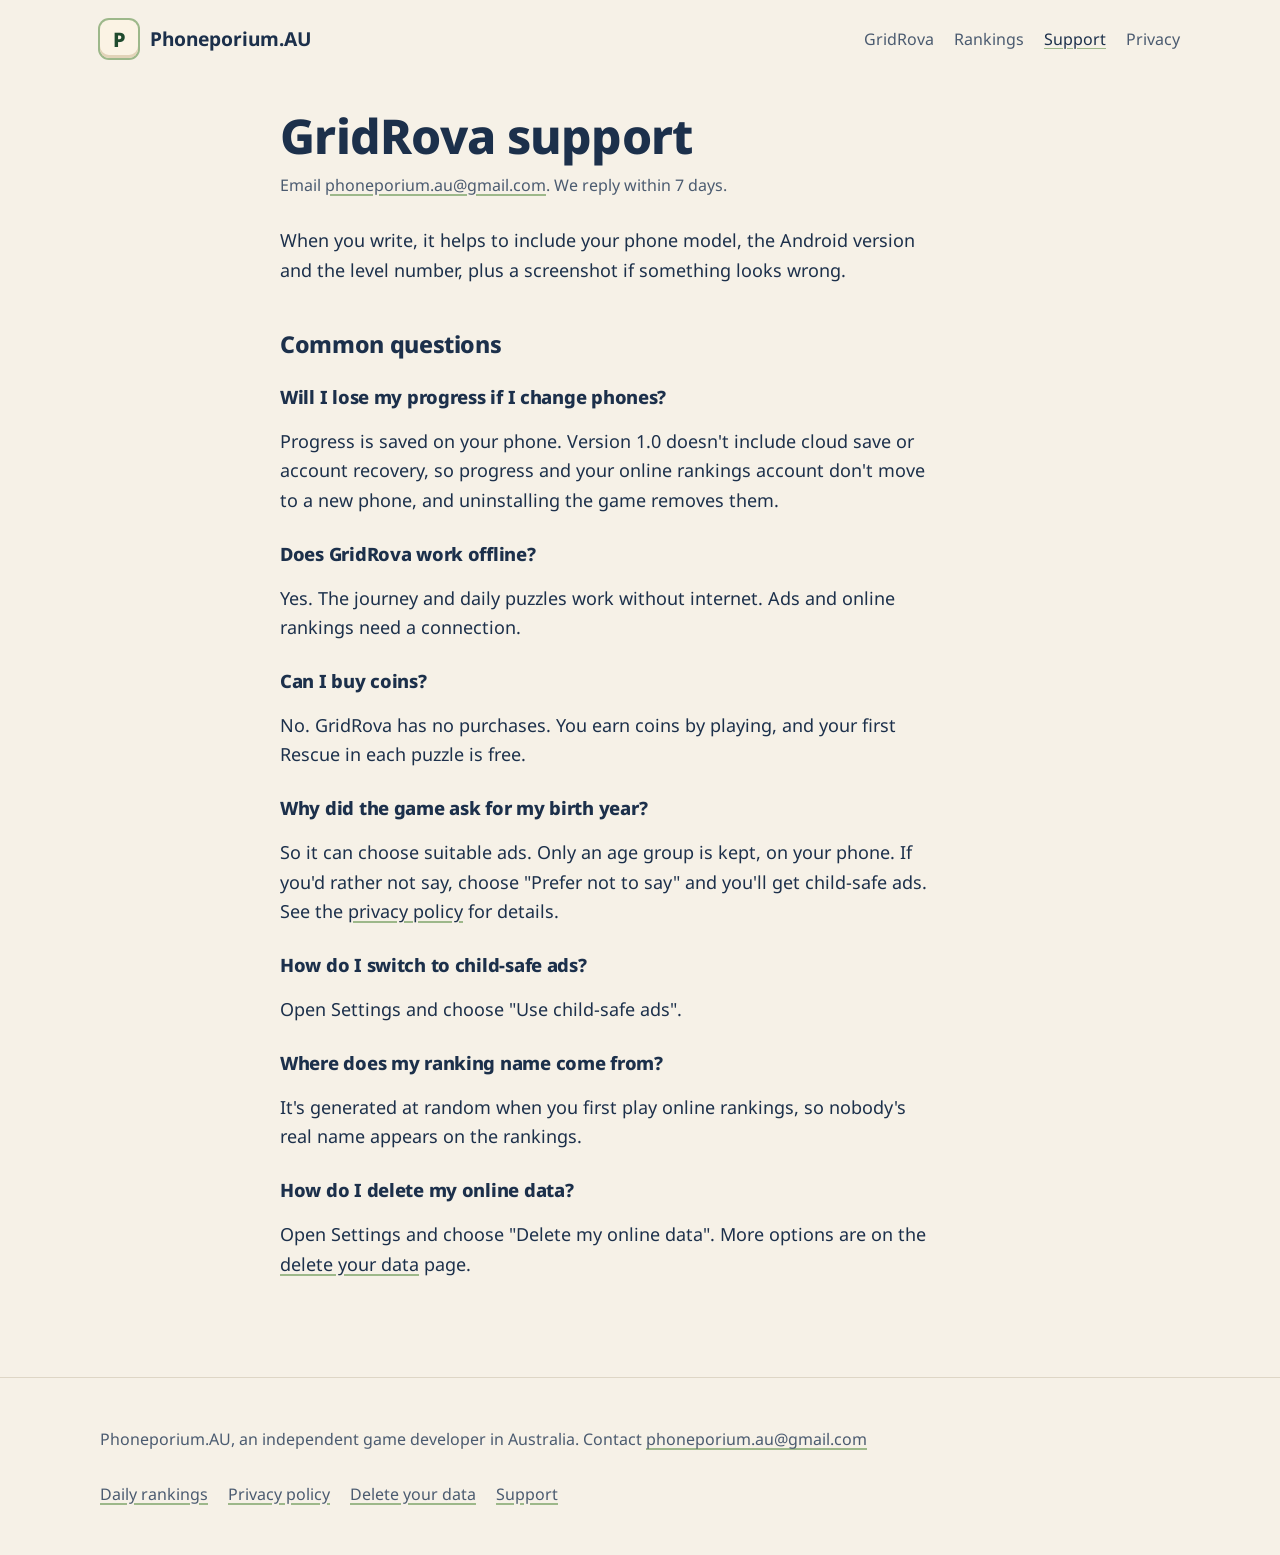
<file: gridrova/support/index.html>
<!doctype html>
<html lang="en-AU">
<head>
<meta charset="utf-8">
<meta name="viewport" content="width=device-width, initial-scale=1">
<title>GridRova support</title>
<meta name="description" content="Get help with GridRova by Phoneporium.AU.">
<link rel="icon" type="image/png" href="../../assets/favicon-64.png">
<link rel="preconnect" href="https://fonts.googleapis.com"><link rel="preconnect" href="https://fonts.gstatic.com" crossorigin><link href="https://fonts.googleapis.com/css2?family=Noto+Sans:wght@400;700;800&display=swap" rel="stylesheet">
<link rel="stylesheet" href="../../assets/site.css?v=4">
</head>
<body class="">
<header class="site-head"><div class="wrap">
  <a class="brand" href="../../"><span class="brand-mark" aria-hidden="true">P</span>Phoneporium.AU</a>
  <nav class="site-nav" aria-label="Main">
    <a href="../../gridrova/">GridRova</a>
    <a href="../../gridrova-leaderboard/">Rankings</a>
    <a href="../../gridrova/support/" aria-current="page">Support</a>
    <a href="../../gridrova/privacy/">Privacy</a>
  </nav>
</div></header>
<main>

<article class="doc"><div class="wrap">
<h1>GridRova support</h1>
<p class="meta">Email <a href="mailto:phoneporium.au@gmail.com?subject=GridRova%20support">phoneporium.au@gmail.com</a>. We reply within 7 days.</p>
<p>When you write, it helps to include your phone model, the Android version and the level number, plus a screenshot if something looks wrong.</p>

<h2>Common questions</h2>
<h3>Will I lose my progress if I change phones?</h3>
<p>Progress is saved on your phone. Version 1.0 doesn't include cloud save or account recovery, so progress and your online rankings account don't move to a new phone, and uninstalling the game removes them.</p>
<h3>Does GridRova work offline?</h3>
<p>Yes. The journey and daily puzzles work without internet. Ads and online rankings need a connection.</p>
<h3>Can I buy coins?</h3>
<p>No. GridRova has no purchases. You earn coins by playing, and your first Rescue in each puzzle is free.</p>
<h3>Why did the game ask for my birth year?</h3>
<p>So it can choose suitable ads. Only an age group is kept, on your phone. If you'd rather not say, choose "Prefer not to say" and you'll get child-safe ads. See the <a href="../privacy/">privacy policy</a> for details.</p>
<h3>How do I switch to child-safe ads?</h3>
<p>Open Settings and choose "Use child-safe ads".</p>
<h3>Where does my ranking name come from?</h3>
<p>It's generated at random when you first play online rankings, so nobody's real name appears on the rankings.</p>
<h3>How do I delete my online data?</h3>
<p>Open Settings and choose "Delete my online data". More options are on the <a href="../delete-data/">delete your data</a> page.</p>
</div></article>

</main>
<footer class="site-foot"><div class="wrap">
  <p>Phoneporium.AU, an independent game developer in Australia. Contact <a href="mailto:phoneporium.au@gmail.com">phoneporium.au@gmail.com</a></p>
  <nav aria-label="Footer">
    <a href="../../gridrova-leaderboard/">Daily rankings</a>
    <a href="../../gridrova/privacy/">Privacy policy</a>
    <a href="../../gridrova/delete-data/">Delete your data</a>
    <a href="../../gridrova/support/">Support</a>
  </nav>
</div></footer>
</body>
</html>
</file>
<file: assets/site.css>
/* Phoneporium.AU — brand tokens taken from the GridRova store art (feature graphic + screenshots). */
:root {
  --ink: #1C304B;        /* navy title lettering */
  --ink-soft: #4B5B70;
  --teal: #15796F;       /* "GridRova" label colour on screenshots */
  --sage: #9DB88A;       /* word-trace highlight */
  --sage-pale: #E4EBDC;
  --paper: #F6F1E7;      /* parchment background */
  --tile: #FFFDF8;
  --clay: #B77B5D;       /* terracotta rule under the title */
  --line: #DED6C6;
  --font: "Segoe UI", "Noto Sans", system-ui, sans-serif;
  color-scheme: light;
}
@media (prefers-color-scheme: dark) {
  :root:not([data-theme="light"]) {
    --ink: #EEF1F5; --ink-soft: #B9C3CF; --teal: #5CC0B2; --sage: #8FB07D; --sage-pale: #22374A;
    --paper: #142235; --tile: #1B2D44; --clay: #D99878; --line: #2D4159; color-scheme: dark;
  }
}
:root[data-theme="dark"] {
  --ink: #EEF1F5; --ink-soft: #B9C3CF; --teal: #5CC0B2; --sage: #8FB07D; --sage-pale: #22374A;
  --paper: #142235; --tile: #1B2D44; --clay: #D99878; --line: #2D4159; color-scheme: dark;
}
*, *::before, *::after { box-sizing: border-box; }
html { -webkit-text-size-adjust: 100%; }
body { margin: 0; background: var(--paper); color: var(--ink); font: 1.125rem/1.65 var(--font); }
a { color: inherit; text-decoration-color: var(--sage); text-underline-offset: 0.18em; text-decoration-thickness: 2px; }
a:hover { text-decoration-color: var(--clay); }
:focus-visible { outline: 3px solid var(--clay); outline-offset: 3px; border-radius: 4px; }
img { max-width: 100%; height: auto; display: block; }
h1, h2, h3 { font-family: var(--font); font-weight: 800; letter-spacing: -0.015em; }

.wrap { width: min(1080px, 100% - 32px); margin-inline: auto; }
.site-head { padding: 20px 0; position: relative; z-index: 2; }
.site-head .wrap { display: flex; align-items: center; justify-content: space-between; gap: 16px; flex-wrap: wrap; }
.brand { display: flex; align-items: center; gap: 12px; text-decoration: none; font-weight: 700; font-size: 1.2rem; }
/* The studio mark is a GridRova letter tile: cream face, forest letter, sage edge. */
.brand-mark { width: 38px; height: 38px; border-radius: 9px; background: #FBF3E4; color: #1F4A2E; display: grid; place-items: center;
  font-weight: 800; font-size: 1.25rem; box-shadow: inset 0 -3px 0 #E2D3B8, 0 0 0 2px var(--sage); }
.site-nav { display: flex; gap: 20px; font-size: 1rem; }
.site-nav a { text-decoration: none; color: var(--ink-soft); }
.site-nav a:hover, .site-nav a[aria-current="page"] { color: var(--ink); text-decoration: underline; text-decoration-color: var(--sage); }

/* Home hero: the store-art scenery with the word board laid over it. Fixed light colours — the image is light. */
.hero.scenic { margin-top: -78px; padding: 128px 0 clamp(56px, 9vw, 120px); color: #1C304B;
  background: linear-gradient(90deg, rgba(246,241,231,.97) 0%, rgba(246,241,231,.86) 34%, rgba(246,241,231,0) 62%),
              url("scenic-1600.jpg") 70% 40% / cover no-repeat, #F6F1E7; }
.hero.scenic .wrap { display: grid; grid-template-columns: 1fr 1fr; gap: clamp(28px, 6vw, 80px); align-items: center; }
.hero h1 { font-size: clamp(2.5rem, 6vw, 4.4rem); line-height: 1.04; margin: 0 0 18px; max-width: 12ch; }
.hero h1::after { content: ""; display: block; width: 58px; height: 4px; border-radius: 2px; background: #B77B5D; margin-top: 22px; }
.hero p { margin: 0 0 12px; max-width: 42ch; color: #34465E; font-size: 1.2rem; }
.board { width: 100%; max-width: 420px; justify-self: end; filter: drop-shadow(0 14px 30px rgba(28,48,75,.18)); }
.b-face { fill: #FFFDF8; fill-opacity: .94; }
.b-rule { stroke: #D9D9D2; stroke-width: 1.5; }
.b-trace { stroke: #9DB88A; stroke-width: 60; stroke-linecap: round; opacity: .9; }
.b-letter { font: 700 36px var(--font); fill: #25364B; text-anchor: middle; dominant-baseline: central; }
@media (prefers-reduced-motion: no-preference) {
  .b-trace { stroke-dasharray: 1; stroke-dashoffset: 1; animation: trace 1.1s .5s cubic-bezier(.3,.7,.3,1) forwards; }
  @keyframes trace { to { stroke-dashoffset: 0; } }
}

.section { padding: clamp(40px, 7vw, 88px) 0; border-top: 1px solid var(--line); }
.section h2 { font-size: clamp(1.8rem, 3.6vw, 2.5rem); line-height: 1.1; margin: 0 0 20px; }
.feature-art { width: 100%; border-radius: 20px; box-shadow: 0 10px 34px rgba(28,48,75,.16); }
.feature-link { display: block; margin-bottom: 28px; }
.game { display: grid; grid-template-columns: 112px 1fr; gap: clamp(20px, 4vw, 40px); align-items: start; }
.game img { width: 112px; height: 112px; border-radius: 26px; box-shadow: 0 6px 18px rgba(28,48,75,.16); }
.game.solo { grid-template-columns: 1fr; }
.home .site-head, .home .site-nav a { color: #1C304B; }
.game p { max-width: 60ch; margin: 0 0 14px; }
.facts { display: flex; flex-wrap: wrap; gap: 10px; padding: 0; margin: 22px 0; list-style: none; }
.facts li { background: var(--tile); border: 1px solid var(--line); border-radius: 999px; padding: 8px 16px; font-size: 1rem; }
.status { display: inline-block; font-weight: 700; color: var(--teal); border-left: 4px solid var(--clay); padding-left: 12px; }

/* GridRova page */
.feature { padding: 8px 0 0; }
.intro { padding: clamp(32px, 6vw, 64px) 0; }
.intro .wrap { display: grid; grid-template-columns: 112px 1fr; gap: clamp(20px, 4vw, 40px); align-items: start; }
.intro-icon { width: 112px; height: 112px; border-radius: 26px; box-shadow: 0 6px 18px rgba(28,48,75,.16); }
.intro h1 { font-size: clamp(2.4rem, 5vw, 3.4rem); line-height: 1.05; margin: 0 0 10px; }
.intro p { max-width: 62ch; margin: 0 0 14px; }
.lede { font-size: 1.3rem; color: var(--teal); font-weight: 700; }
.shots-band { background: var(--sage-pale); padding: 32px 0; }
.shots { list-style: none; margin: 0; padding: 0; display: grid; grid-template-columns: repeat(3, 1fr); gap: clamp(14px, 3vw, 28px); }
.shots img { width: 100%; border-radius: 14px; box-shadow: 0 6px 18px rgba(28,48,75,.14); }

.links { display: grid; grid-template-columns: repeat(auto-fit, minmax(220px, 1fr)); gap: 16px; }
.links a { display: block; padding: 20px 22px; background: var(--tile); border-radius: 18px; text-decoration: none; border: 1px solid var(--line); }
.links a strong { display: block; font-size: 1.2rem; line-height: 1.3; margin-bottom: 4px; }
.links a span { color: var(--ink-soft); font-size: 1rem; }
.links a:hover { border-color: var(--sage); }

/* Long-form policy pages */
.doc { padding: 24px 0 80px; }
.doc .wrap { max-width: 720px; }
.doc h1 { font-size: clamp(2rem, 5vw, 3rem); line-height: 1.08; margin: 8px 0 10px; }
.doc .meta { color: var(--ink-soft); margin: 0 0 28px; font-size: 1rem; }
.doc h2 { font-size: 1.45rem; line-height: 1.25; margin: 44px 0 10px; }
.doc h3 { font-size: 1.15rem; line-height: 1.3; margin: 26px 0 6px; }
.doc p, .doc li { max-width: 66ch; }
.doc ul { padding-left: 1.2em; }
.doc li { margin: 6px 0; }
.summary { background: var(--tile); border: 1px solid var(--line); border-left: 5px solid var(--sage); border-radius: 18px; padding: 20px 24px; margin: 0 0 32px; }
.summary h2 { margin-top: 0; }
.doc table { border-collapse: collapse; width: 100%; font-size: 1rem; margin: 12px 0 20px; display: block; overflow-x: auto; }
.doc th, .doc td { text-align: left; vertical-align: top; padding: 10px 12px; border-bottom: 1px solid var(--line); }
.steps { counter-reset: s; list-style: none; padding: 0; }
.steps li { counter-increment: s; position: relative; padding-left: 52px; margin: 14px 0; min-height: 36px; }
.steps li::before { content: counter(s); position: absolute; left: 0; top: -2px; width: 36px; height: 36px; border-radius: 9px;
  background: #FBF3E4; color: #1F4A2E; box-shadow: inset 0 -3px 0 #E2D3B8, 0 0 0 2px var(--sage); display: grid; place-items: center; font-weight: 800; }

.site-foot { border-top: 1px solid var(--line); padding: 32px 0 48px; color: var(--ink-soft); font-size: 1rem; }
.site-foot .wrap { display: flex; flex-wrap: wrap; justify-content: space-between; gap: 12px 24px; }
.site-foot nav { display: flex; flex-wrap: wrap; gap: 8px 20px; }

@media (max-width: 760px) {
  .hero.scenic { padding-top: 110px;
    background: linear-gradient(180deg, rgba(246,241,231,.96) 0%, rgba(246,241,231,.82) 48%, rgba(246,241,231,.2) 100%),
                url("scenic-900.jpg") 72% 50% / cover no-repeat, #F6F1E7; }
  .hero.scenic .wrap { grid-template-columns: 1fr; }
  .board { justify-self: start; max-width: 320px; }
  .game, .intro .wrap { grid-template-columns: 1fr; }
  .game img, .intro-icon { width: 88px; height: 88px; border-radius: 20px; }
  .shots { grid-template-columns: repeat(2, 1fr); }
}

/* Daily rankings page (served from the gridrova-leaderboard repo, styled here so branding lives in one place) */
.banner { position: relative; border-radius: 20px; overflow: hidden; color: #1C304B; padding: clamp(28px, 6vw, 64px) clamp(20px, 5vw, 56px);
  background: linear-gradient(90deg, rgba(246,241,231,.96) 0%, rgba(246,241,231,.82) 45%, rgba(246,241,231,.15) 80%), url("scenic-1600.jpg") 70% 45% / cover no-repeat, #F6F1E7;
  box-shadow: 0 10px 34px rgba(28,48,75,.16); }
.banner h1 { font-size: clamp(2.2rem, 5.4vw, 3.6rem); line-height: 1.05; margin: 0 0 14px; max-width: 14ch; }
.banner h1::after { content: ""; display: block; width: 58px; height: 4px; border-radius: 2px; background: #B77B5D; margin-top: 18px; }
.banner p { margin: 0; max-width: 40ch; color: #34465E; font-size: 1.15rem; }
.podium { list-style: none; padding: 0; margin: 28px 0; display: grid; grid-template-columns: repeat(3, 1fr); gap: 16px; }
.podium li { background: var(--tile); border: 1px solid var(--line); border-radius: 18px; padding: 18px; display: flex; align-items: center; gap: 14px; }
.podium .coins { display: block; color: var(--ink-soft); font-size: 1rem; }
.place { flex: 0 0 auto; width: 44px; height: 44px; border-radius: 10px; background: #FBF3E4; color: #1F4A2E; display: grid; place-items: center;
  font-weight: 800; font-size: 1.3rem; box-shadow: inset 0 -3px 0 #E2D3B8, 0 0 0 2px var(--sage); }
.place.p1 { box-shadow: inset 0 -3px 0 #E2D3B8, 0 0 0 3px #C9A24A; }
.place.p2 { box-shadow: inset 0 -3px 0 #E2D3B8, 0 0 0 3px #A9B2BC; }
.place.p3 { box-shadow: inset 0 -3px 0 #E2D3B8, 0 0 0 3px #B77B5D; }
.rank-panel { background: var(--tile); border: 1px solid var(--line); border-left: 5px solid var(--sage); border-radius: 18px; padding: clamp(18px, 4vw, 28px); }
.rank-panel h2 { margin: 0 0 14px; font-size: 1.5rem; }
.rank-controls { display: flex; flex-wrap: wrap; align-items: end; gap: 12px; margin-bottom: 8px; }
.rank-controls label { display: grid; gap: 4px; font-size: 1rem; color: var(--ink-soft); }
.rank-controls input, .rank-controls button { font: inherit; font-size: 1rem; padding: 10px 14px; border-radius: 10px; border: 1px solid var(--line); background: var(--paper); color: var(--ink); min-height: 44px; }
.rank-controls button { background: var(--teal); border-color: var(--teal); color: #fff; font-weight: 700; cursor: pointer; }
.rank-controls button:disabled { opacity: .55; cursor: default; }
.rank-status { color: var(--ink-soft); margin: 10px 0; }
.rank-list { list-style: none; padding: 0; margin: 0; }
.rank-list li { display: flex; align-items: center; gap: 14px; padding: 10px 0; border-top: 1px solid var(--line); overflow-wrap: anywhere; }
.rank-list .place { width: 36px; height: 36px; font-size: 1.05rem; }
.rank-list .who { flex: 1; font-weight: 700; }
.rank-list .time { color: var(--ink-soft); font-variant-numeric: tabular-nums; }
.fineprint { color: var(--ink-soft); font-size: 1rem; max-width: 66ch; margin-top: 24px; }
@media (max-width: 760px) { .podium { grid-template-columns: 1fr; } .banner { background: linear-gradient(180deg, rgba(246,241,231,.95), rgba(246,241,231,.75)), url("scenic-900.jpg") 70% 50% / cover no-repeat, #F6F1E7; } }
</file>
